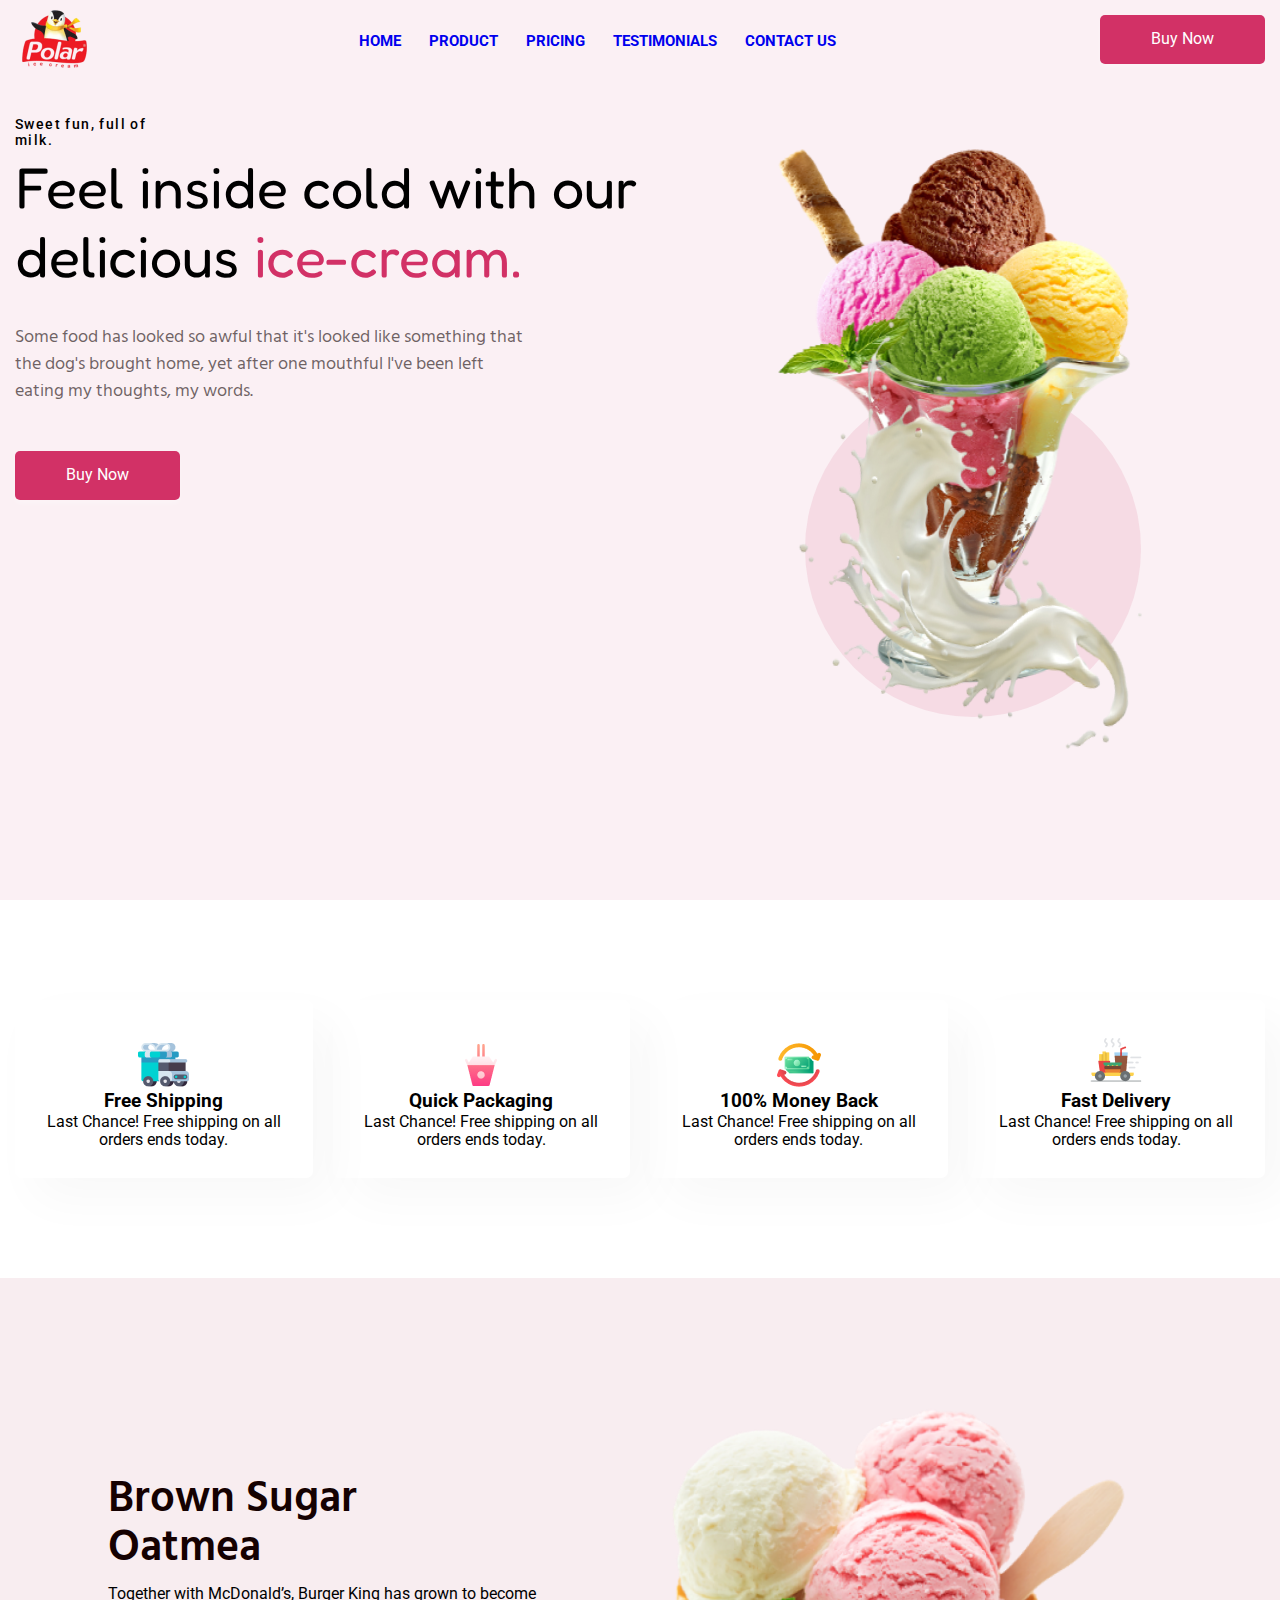
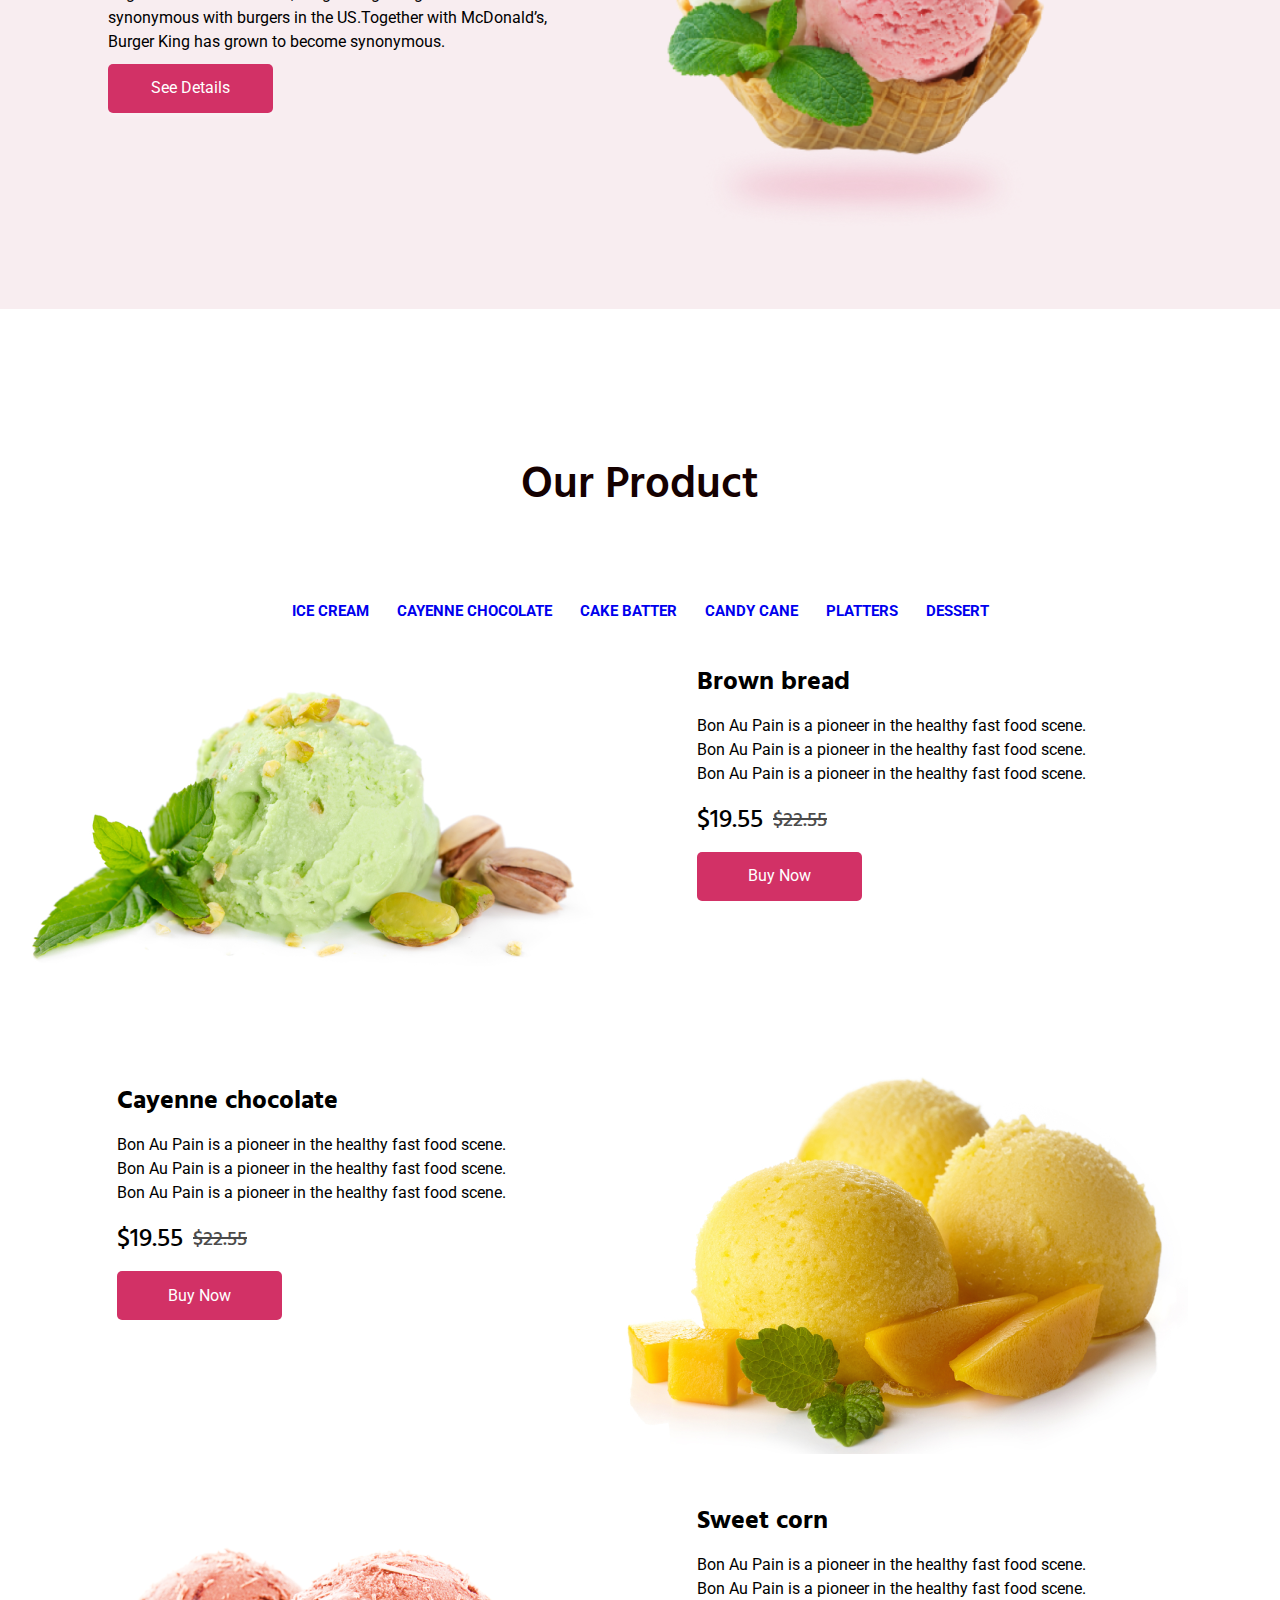
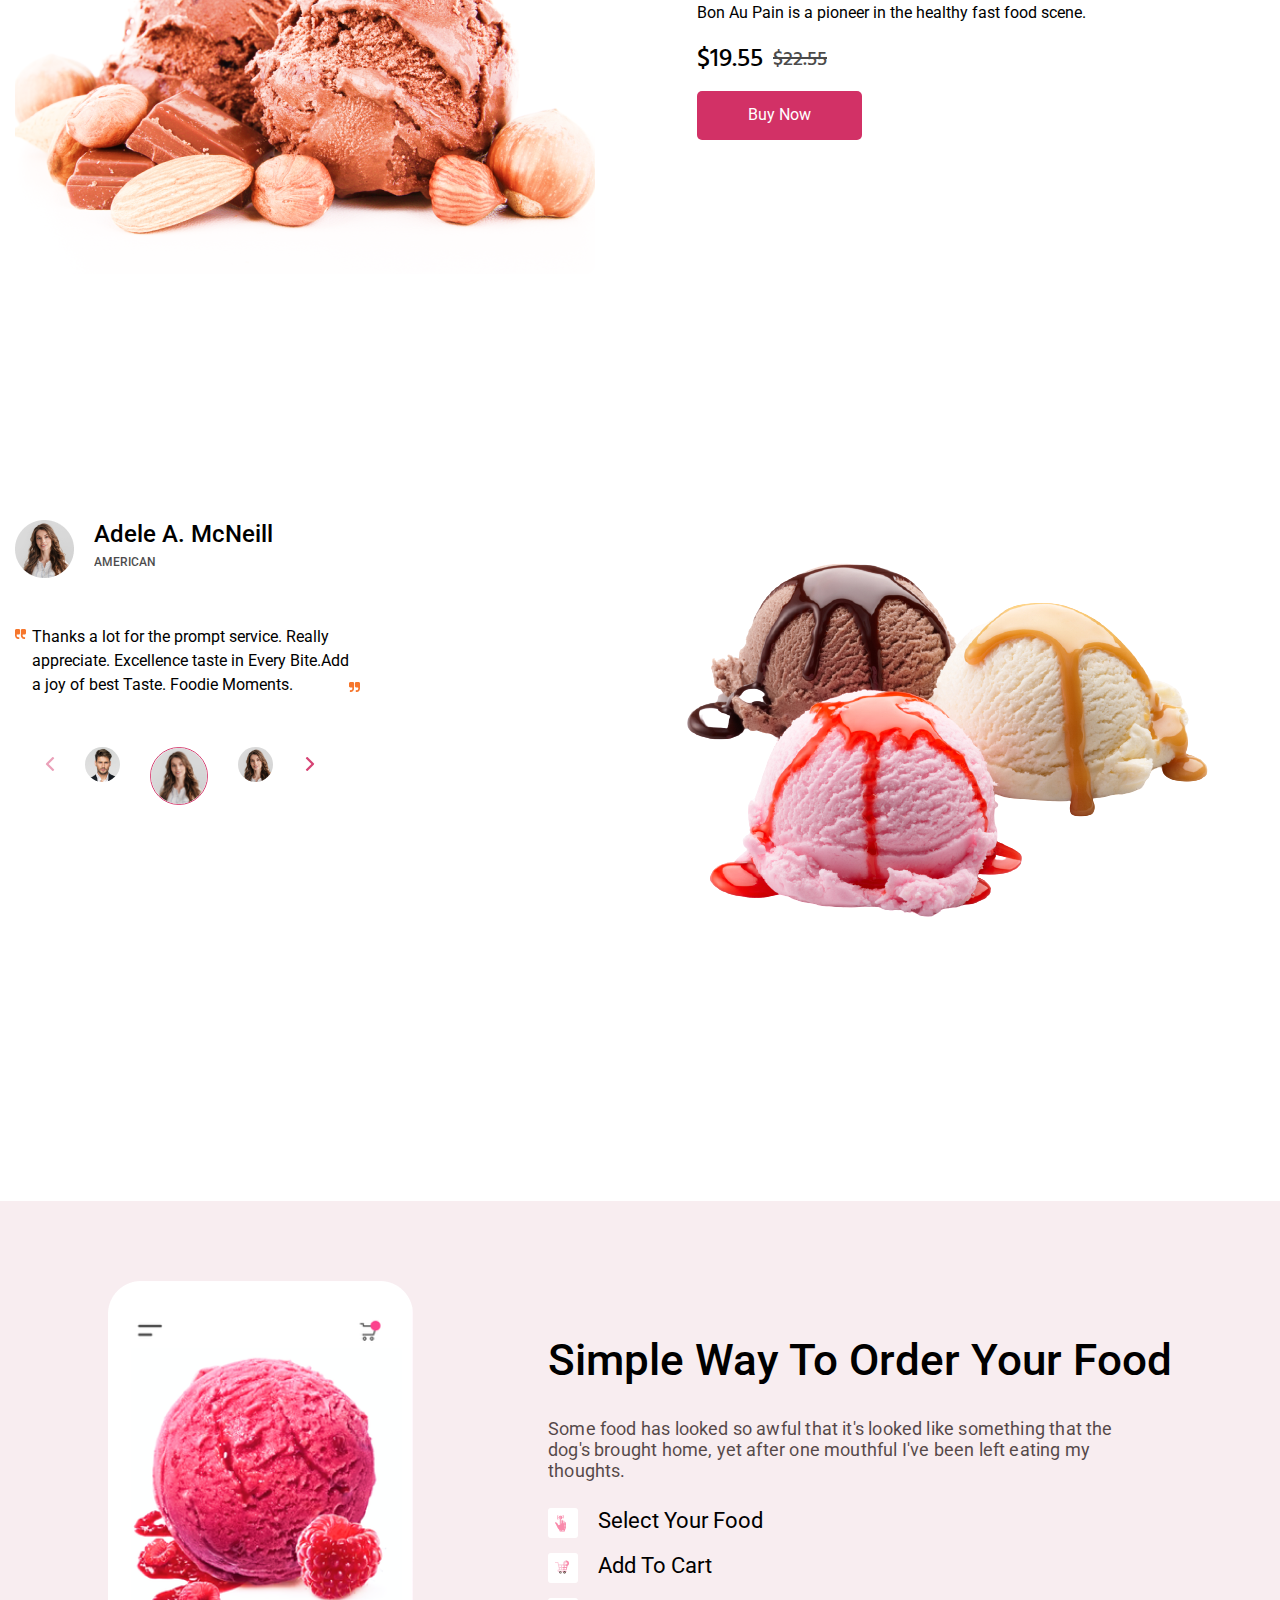
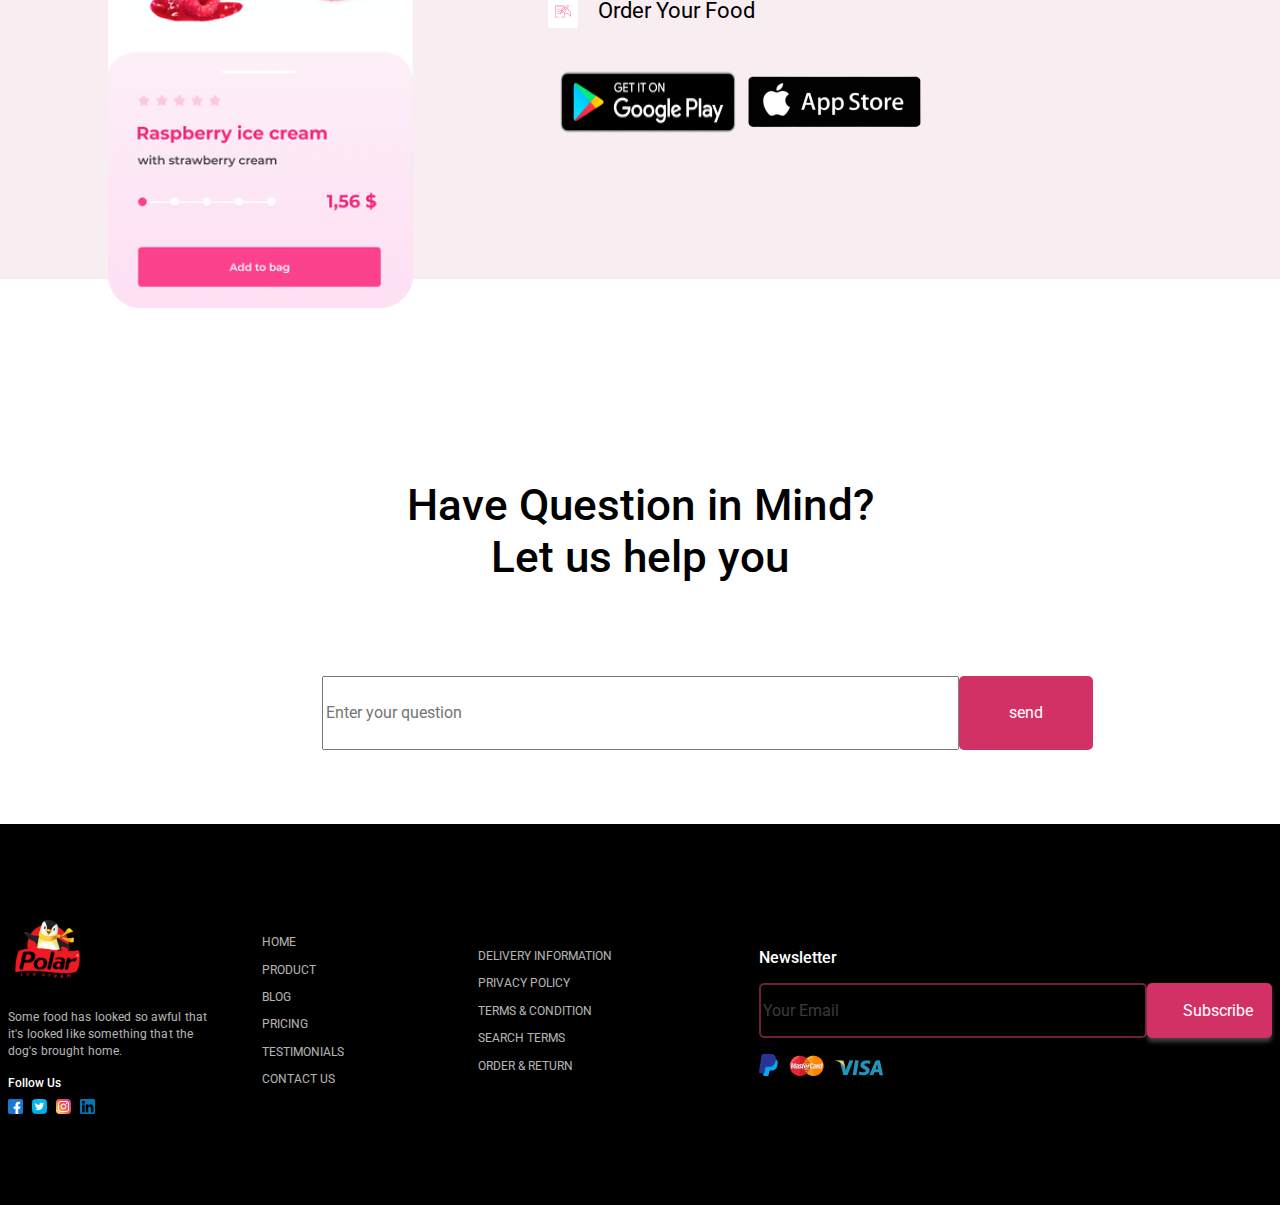
<file: index.html>
<!DOCTYPE html>
<html lang="en">

<head>
    <meta charset="UTF-8">
    <meta http-equiv="X-UA-Compatible" content="IE=edge">
    <meta name="viewport" content="width=, initial-scale=1.0">
    <link rel="preconnect" href="https://fonts.googleapis.com">
    <link rel="preconnect" href="https://fonts.gstatic.com" crossorigin>
    <link
        href="https://fonts.googleapis.com/css2?family=Fredoka+One&family=Hind+Madurai:wght@400;600;700&family=Roboto:wght@400;700&display=swap"
        rel="stylesheet">
    <link rel="stylesheet" href="css/normalize.css">
    <link rel="stylesheet" href="css/style.css">
    <title>ice cream</title>
</head>

<body>
    <div class="wrapper">
        <section class="hero">
            <div class="container">
                <header class="header">
                    <a href="#!" class="logo">
                        <img src="img/images-removebg-preview 1.png" alt="logo" class="logo__pic">
                    </a>
                    <nav class="nav">
                        <ul class="nav__list">
                            <li class="nav__item">
                                <a href="#!" class="nav__link">Home</a>
                            </li>
                            <li class="nav__item">
                                <a href="#!" class="nav__link">Product</a>
                            </li>
                            <li class="nav__item">
                                <a href="#!" class="nav__link">Pricing</a>
                            </li>
                            <li class="nav__item">
                                <a href="#!" class="nav__link">Testimonials</a>
                            </li>
                            <li class="nav__item">
                                <a href="#!" class="nav__link">Contact Us</a>
                            </li>
                        </ul>
                    </nav>
                    <button class="btn">Buy Now</button>
                </header>
                <div class="hero__content">
                    <div class="hero__info">
                        <div class="hero__headline">Sweet fun, full of milk.</div>
                        <h1 class="title">Feel inside cold with our delicious <span
                                class="title__element">ice-cream.</span></h1>
                        <div class="hero__desc">Some food has looked so awful that it's looked like something that <br>
                            the dog's brought home, yet after one mouthful I've been left <br>
                            eating my thoughts, my words.
                        </div>
                        <button class="btn">Buy Now</button>
                    </div>
                    <div class="hero_img-content">
                        <div class="around">
                        </div>
                        <img src="img/eep88j2SDJ-removebg-preview 1.png" alt="ice cream" class="hero__img-cream">
                        <img src="img/UaNIa1ewNn-removebg-preview 1.png" alt="ice cream" class="hero__img-milk">
                    </div>
                </div>
            </div>
        </section>
        <section class="offers">
            <div class="container container2">
                <ul class="offers__list">
                    <li class="offers__item">
                        <div class="offers__img-wrap">
                            <img src="img/Group (1).png" alt="" class="food__img">
                        </div>
                        <h3 class="offers__dish-title">Free Shipping</h3>
                        <div class="offers__dish-desc">
                            Last Chance! Free shipping on all
                            orders ends today.
                        </div>
                    </li>
                    <li class="offers__item">
                        <div class="offers__img-wrap">
                            <img src="img/Group (2).png" alt="" class="food__img">
                        </div>
                        <h3 class="offers__dish-title">Quick Packaging</h3>
                        <div class="offers__dish-desc">
                            Last Chance! Free shipping on all
                            orders ends today.
                        </div>
                    </li>
                    <li class="offers__item">
                        <div class="offers__img-wrap">
                            <img src="img/cash-back 1.png" alt="" class="food__img">
                        </div>
                        <h3 class="offers__dish-title">100% Money Back</h3>
                        <div class="offers__dish-desc">
                            Last Chance! Free shipping on all
                            orders ends today.
                        </div>
                    </li>
                    <li class="offers__item">
                        <div class="offers__img-wrap">
                            <img src="img/fast-delivery 1.png" alt="" class="food__img">
                        </div>
                        <h3 class="offers__dish-title">Fast Delivery</h3>
                        <div class="offers__dish-desc">
                            Last Chance! Free shipping on all
                            orders ends today.
                        </div>
                    </li>
                </ul>
            </div>
        </section>
        <section class="ice-cream2">
            <div class="container">
                <div class="ice__info">
                    <div class="ice_text">
                        <div class="ice_head-line">
                            Brown Sugar <br>
                            Oatmea
                        </div>
                        <div class="ice_desc">
                            Together with McDonald’s, Burger King has grown to become <br>
                            synonymous with burgers in the US.Together with McDonald’s, <br>
                            Burger King has grown to become synonymous.
                        </div>
                        <button class="btn">See Details</button>
                    </div>
                    <div class="ice_img">
                        <img src="img/Group 82.png" alt="ice-cream" class="ice_img-cream">
                    </div>
                </div>
            </div>
        </section>
        <section class="market__ice-cream">
            <div class="container">
                <h1 class="market__header">
                    Our Product
                </h1>
                <div class="market">
                    <nav class="nav">
                        <ul class="nav__list market__list">
                            <li class="nav__item">
                                <a href="#!" class="nav__link">ICE CREAM</a>
                            </li>
                            <li class="nav__item">
                                <a href="#!" class="nav__link">CAYENNE CHOCOLATE</a>
                            </li>
                            <li class="nav__item">
                                <a href="#!" class="nav__link">CAKE BATTER</a>
                            </li>
                            <li class="nav__item">
                                <a href="#!" class="nav__link">CANDY CANE</a>
                            </li>
                            <li class="nav__item">
                                <a href="#!" class="nav__link">PLATTERS</a>
                            </li>
                            <li class="nav__item">
                                <a href="#!" class="nav__link">DESSERT</a>
                            </li>
                        </ul>
                    </nav>
                    <div class="market__info">
                        <div class="market__info-1">
                            <div class="market__flex">
                                <div class="market__img">
                                    <img src="img/Rectangle 74.png" alt="ice-cream" class="market__ice-img">
                                </div>
                                <div class="mrk">
                                    <div class="market__headline">
                                        Brown bread
                                    </div>
                                    <div class="market__desc">
                                        Bon Au Pain is a pioneer in the healthy fast food scene. <br>
                                        Bon Au Pain is a pioneer in the healthy fast food scene. <br>
                                        Bon Au Pain is a pioneer in the healthy fast food scene.
                                    </div>
                                    <div class="mrk-price">
                                        <div class="market__price">
                                            $19.55
                                        </div>
                                        <div class="market__price-delete">
                                            $22.55
                                        </div>
                                    </div>
                                    <button class="btn">Buy Now</button>
                                </div>
                            </div>
                        </div>
                        <div class="market__info-1">
                            <div class="market__flex">
                                <div class="mrk">
                                    <div class="market__headline">
                                        Cayenne chocolate
                                    </div>
                                    <div class="market__desc">
                                        Bon Au Pain is a pioneer in the healthy fast food scene. <br>
                                        Bon Au Pain is a pioneer in the healthy fast food scene. <br>
                                        Bon Au Pain is a pioneer in the healthy fast food scene.
                                    </div>
                                    <div class="mrk-price">
                                        <div class="market__price">
                                            $19.55
                                        </div>
                                        <div class="market__price-delete">
                                            $22.55
                                        </div>
                                    </div>
                                    <button class="btn">Buy Now</button>
                                </div>
                                <div class="market__img">
                                    <img src="img/Rectangle 78.png" alt="ice-cream" class="market__ice-img">
                                </div>
                            </div>
                        </div>
                        <div class="market__info-1">
                            <div class="market__flex">
                                <div class="market__img">
                                    <img src="img/Rectangle 79.png" alt="ice-cream" class="market__ice-img">
                                </div>
                                <div class="mrk">
                                    <div class="market__headline">
                                        Sweet corn
                                    </div>
                                    <div class="market__desc">
                                        Bon Au Pain is a pioneer in the healthy fast food scene. <br>
                                        Bon Au Pain is a pioneer in the healthy fast food scene. <br>
                                        Bon Au Pain is a pioneer in the healthy fast food scene.
                                    </div>
                                    <div class="mrk-price">
                                        <div class="market__price">
                                            $19.55
                                        </div>
                                        <div class="market__price-delete">
                                            $22.55
                                        </div>
                                    </div>
                                    <button class="btn">Buy Now</button>
                                </div>
                            </div>
                        </div>
                    </div>
                    <div class="market__info-12">
                        <div class="market__reviews">
                            <div class="mrk-flex">
                                <div class="mrk-job">
                                    <img src="img/Group 114.png" alt="woman" class="market__avatar">
                                    <div class="mrk-job2">
                                        <div class="market__nickname">
                                            Adele A. McNeill
                                        </div>
                                        <div class="market__job-title">
                                            AMERICAN
                                        </div>
                                    </div>
                                </div>
                                <div class="mrk__text">
                                    <div class="bracket">
                                        <img src="img/Group (4).png" alt="скобка" class="market__bracket">
                                    </div>
                                    <div class="market__desc">
                                        Thanks a lot for the prompt service. Really <br>
                                        appreciate. Excellence taste in Every Bite.Add <br>
                                        a joy of best Taste. Foodie Moments.
                                    </div>
                                    <div class="bracket">

                                        <img src="img/Group (5).png" alt="bracket" class="market__bracket2">
                                    </div>
                                </div>
                                <div class="mrk-people">
                                    <div class="mrk-btn">
                                        <a href="#!">
                                            <img src="img/Group (6).png" alt="button">
                                        </a>
                                    </div>
                                    <div class="people">
                                        <div>
                                            <img src="img/pCOsR8NMM5 1.png" alt="man" class="mrk-man">
                                        </div>
                                        <div>
                                            <img src="img/Group 114.png" alt="woman" class="mrk-woman">
                                        </div>
                                        <div>
                                            <img src="img/W2pqg4SchC 1.png" alt="woman" class="mrk-woman2">
                                        </div>
                                    </div>
                                    <div class="mrk-btn">
                                        <a href="#!">
                                            <img src="img/right-arrow 1.png" alt="button">

                                        </a>
                                    </div>
                                </div>
                            </div>
                            <div class="ice-img-three">
                                <img src="img/uLkF7xc5W6-removebg-preview 1 (1).png" alt="button">
                            </div>
                        </div>
                    </div>
                </div>
            </div>
    </div>
    </section>
    <section class="section2">
        <div class="application">
            <div class="application__img">
                <img src="img/Mask Group (2).png" alt="application">
            </div>
            <div class="application__text">
                <h1 class="application__header">
                    Simple Way To Order Your Food
                </h1>
                <div class="application__desc">
                    Some food has looked so awful that it's looked like something that the <br>
                    dog's brought home, yet after
                    one mouthful I've been left eating my <br>
                    thoughts.
                </div>
                <div class="application__info">
                    <div class="application__info-selest">
                        <div class="info__border">
                            <img src="img/Group 91 (1).png" alt="img" class="info__img">
                        </div>
                        <div class="info__text">
                            Select Your Food
                        </div>
                    </div>
                    <div class="application__info-selest">
                        <div class="info__border">
                            <img src="img/add-to-cart 1 (1).png" alt="img" class="info__img">
                        </div>
                        <div class="info__text">
                            Add To Cart
                        </div>
                    </div>
                    <div class="application__info-selest">
                        <div class="info__border">
                            <img src="img/Group (7).png" alt="img" class="info__img">
                        </div>
                        <div class="info__text">
                            Order Your Food
                        </div>
                    </div>
                </div>
                <div class="application__market">
                    <img src="img/en_badge_web_generic-removebg-preview 1.png" alt="Google__play">
                    <img src="img/logo-app-store-brand-font-png-favpng-Gb5FcTZcrb9bRikX49s26mMVn-removebg-preview 1 (1).png"
                        alt="app__store">
                </div>
            </div>
        </div>
        <div class="registration">
            <div class="registration__header">
                Have Question in Mind? Let us help you
            </div>
            <div class="registration__window">
                <div class="registration__info">
                    <form class="registration__form">
                        <p><input name="ip" pattern="" placeholder="Enter your question" class="registration__field">
                        </p>
                        <p><input type="submit" value="send" class="btn btn3"></p>
                    </form>
                </div>
            </div>
        </div>
    </section>
    <section>
        <div class="end">
            <div class="end__info">
                <div class="end__logo">
                    <img src="img/images-removebg-preview 1.png" alt="logo">
                </div>
                <div class="end__desc">
                    Some food has looked so awful that <br>
                    it's looked like something that the <br>
                    dog's brought home.
                </div>
                <div class="end__follow">
                    <div class="follow__text">
                        Follow Us
                    </div>
                    <div class="follow">
                        <img src="img/facebook 1.png" alt="facebook" class="follow__app">
                        <img src="img/twitter 1 (2).png" alt="twitter" class="follow__app">
                        <img src="img/instagram 1.png" alt="instagram" class="follow__app">
                        <img src="img/linkedin 1 (2).png" alt="linkedin" class="follow__app">
                    </div>
                </div>
            </div>
            <div class="end__nuv">
                <ul class="end__list">
                    <li class="end__item">
                        <a href="#!" class="end__link">Home</a>
                    </li>
                    <li class="end__item">
                        <a href="#!" class="end__link">Product</a>
                    </li>
                    <li class="end__item">
                        <a href="#!" class="end__link">Blog</a>
                    </li>
                    <li class="end__item">
                        <a href="#!" class="end__link">Pricing</a>
                    </li>
                    <li class="end__item">
                        <a href="#!" class="end__link">Testimonials</a>
                    </li>
                    <li class="end__item">
                        <a href="#!" class="end__link">Contact Us</a>
                    </li>
                </ul>
            </div>
            <div class="end__nuv2">
                <ul class="end__list">
                    <li class="end__item">
                        <a href="#!" class="end__link">Delivery Information</a>
                    </li>
                    <li class="end__item">
                        <a href="#!" class="end__link">Privacy Policy</a>
                    </li>
                    <li class="end__item">
                        <a href="#!" class="end__link">Terms & Condition</a>
                    </li>
                    <li class="end__item">
                        <a href="#!" class="end__link">Search Terms</a>
                    </li>
                    <li class="end__item">
                        <a href="#!" class="end__link">Order & Return</a>
                    </li>
                </ul>
            </div>
            <div class="end__registration">
                <div class="end__registration-text">
                    Newsletter
                </div>
                <div class="end__registration-window">
                    <div class="end__registration-info">
                        <form class="end__registration-form">
                            <p><input name="Email" pattern="" placeholder="Your Email" class="end__registration-field">
                            </p>
                            <p><input type="submit" value="Subscribe" class="btn btn3 btn4"></p>
                        </form>
                    </div>
                </div>
                <div class="end__pay">
                    <img src="img/Group 118.png" alt="pay_pal" class="pay__app">
                    <img src="img/Group 117.png" alt="master_card" class="pay__app">
                    <img src="img/Group (11).png" alt="visa" class="pay__app">
                </div>
            </div>
        </div>
    </section>
    </div>
</body>

</html>
</file>
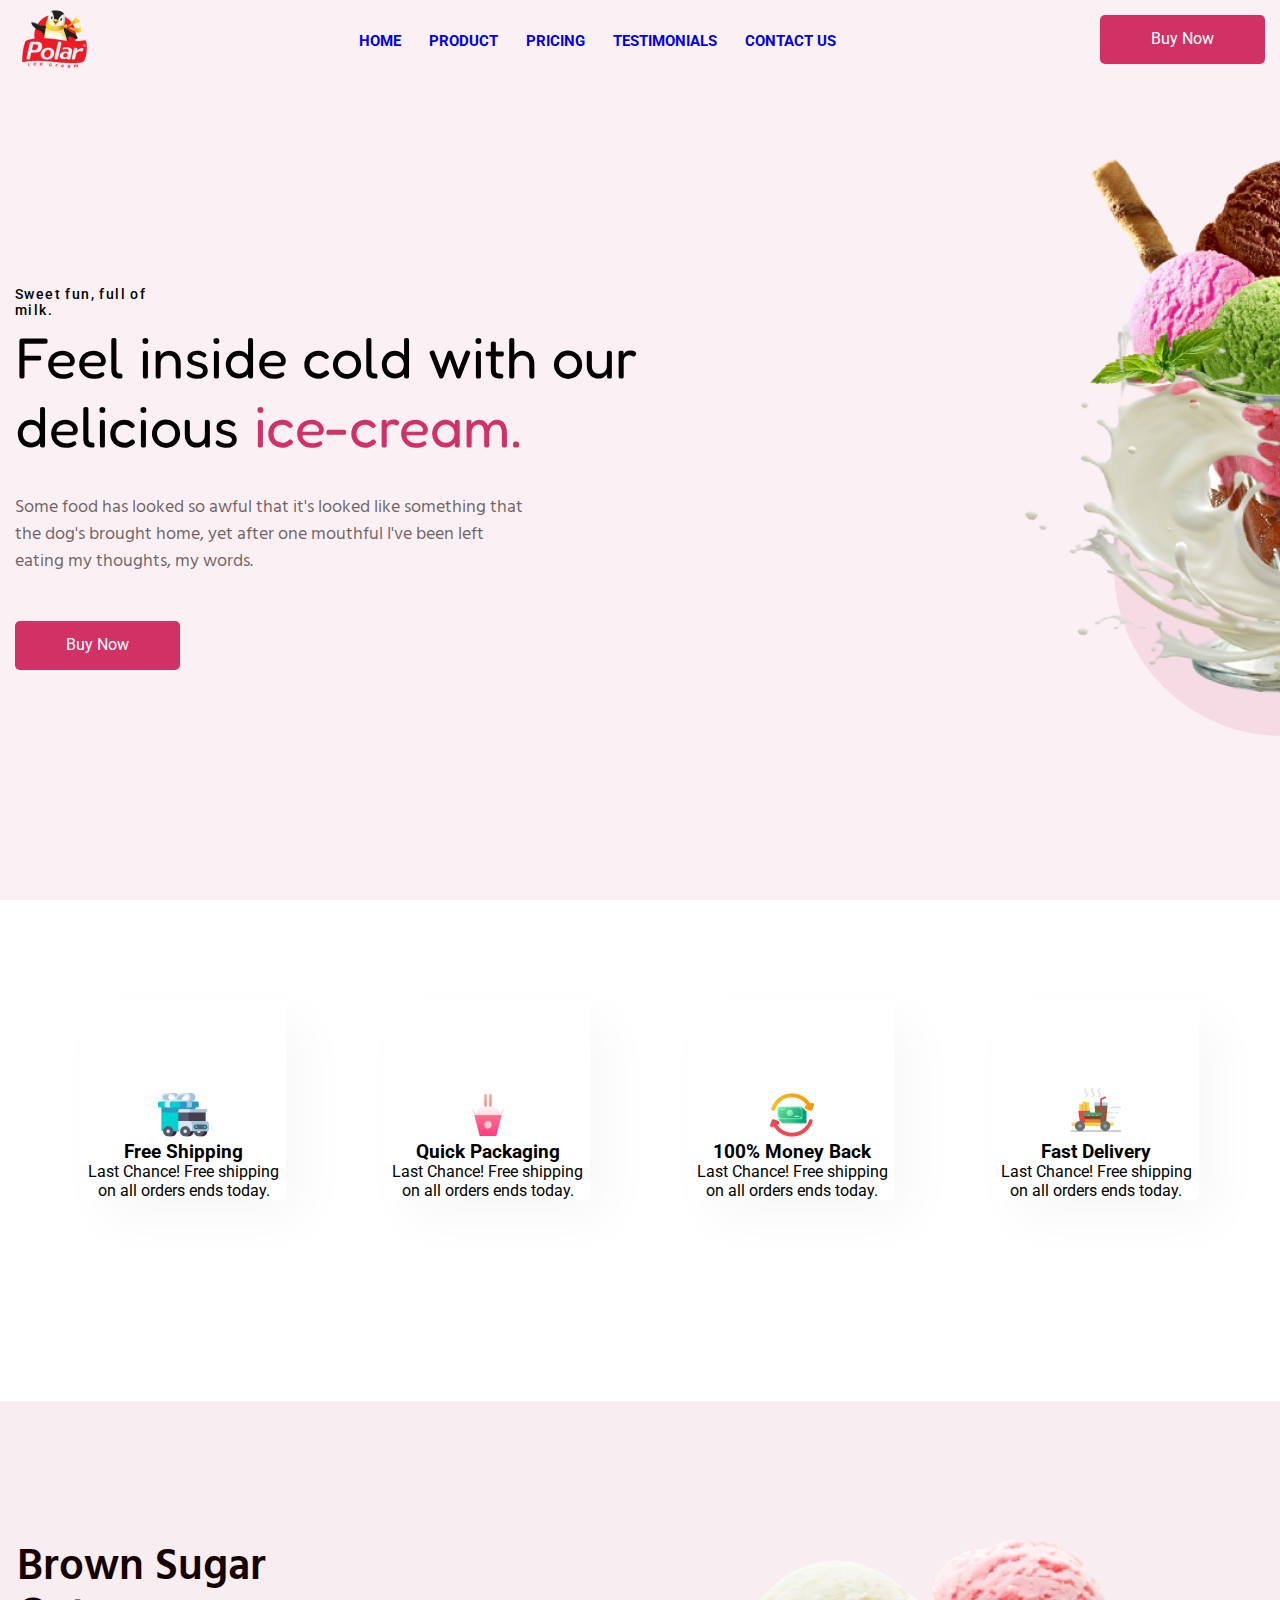
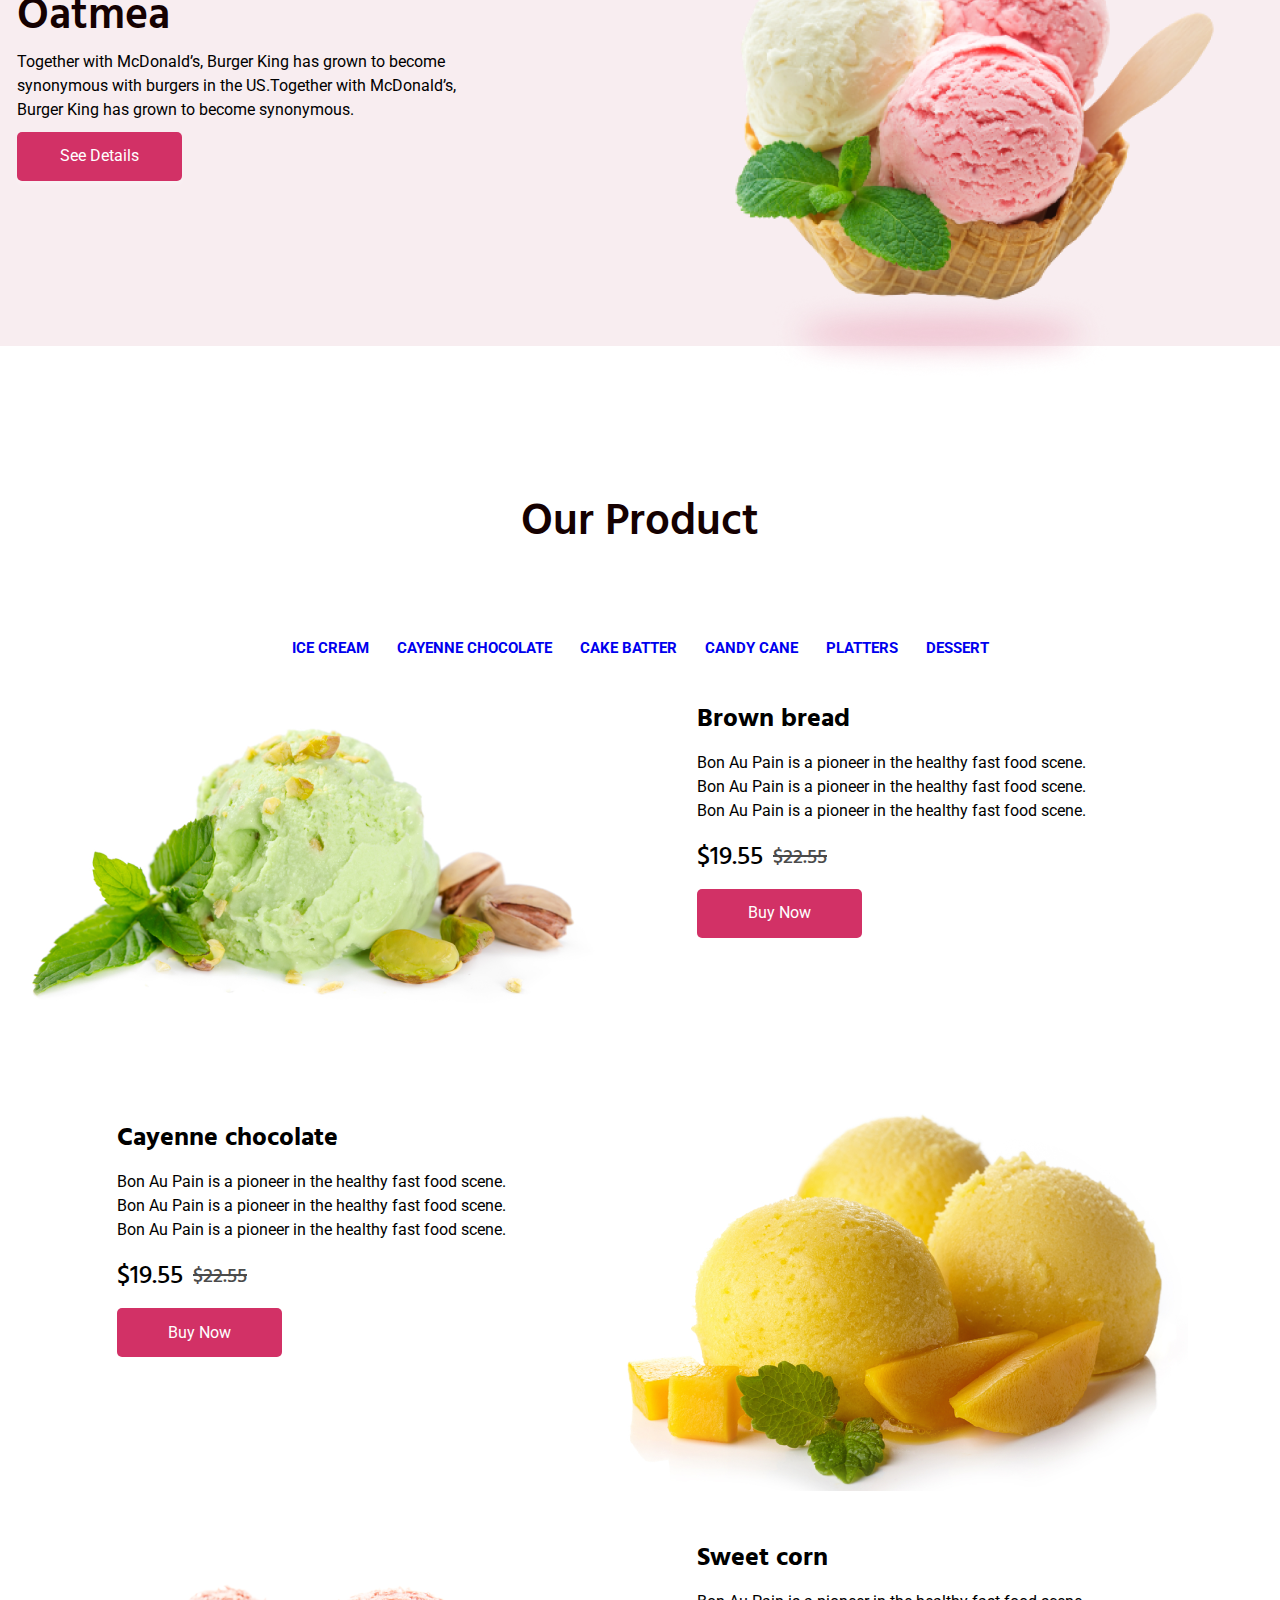
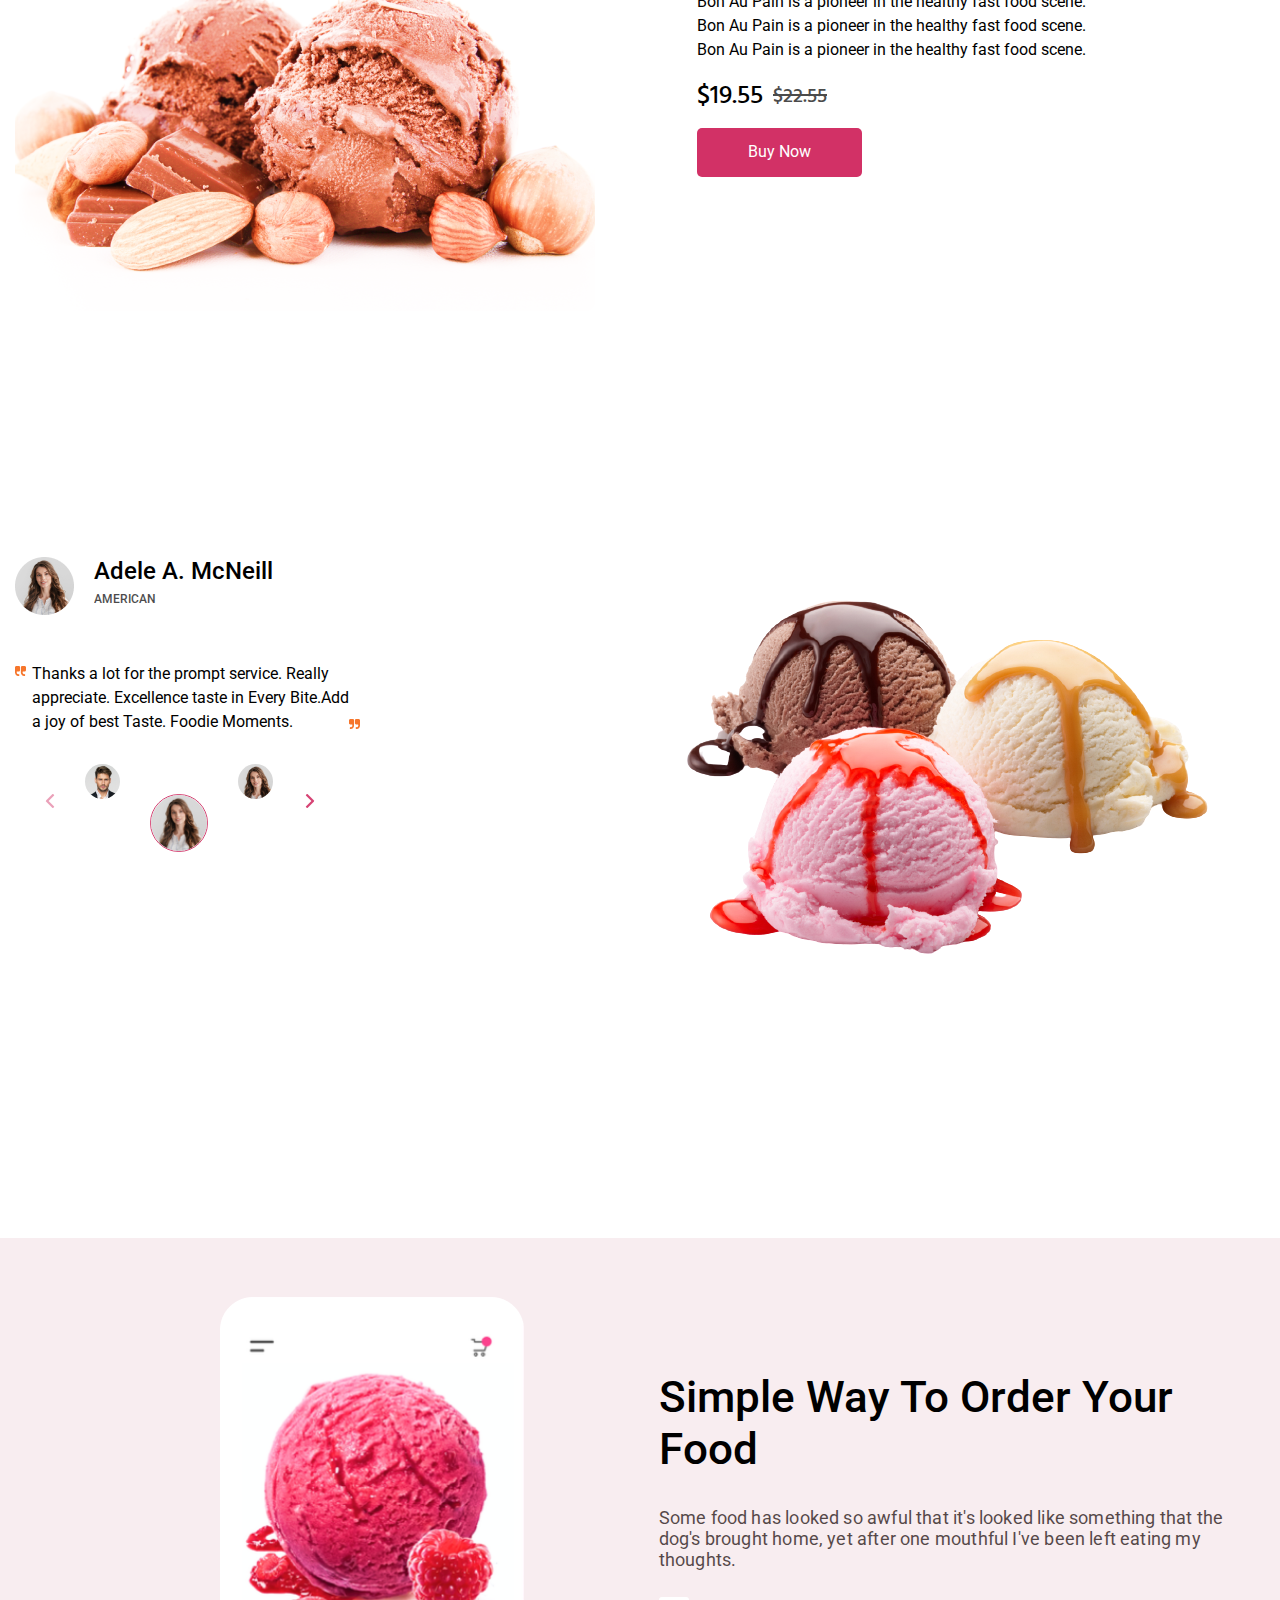
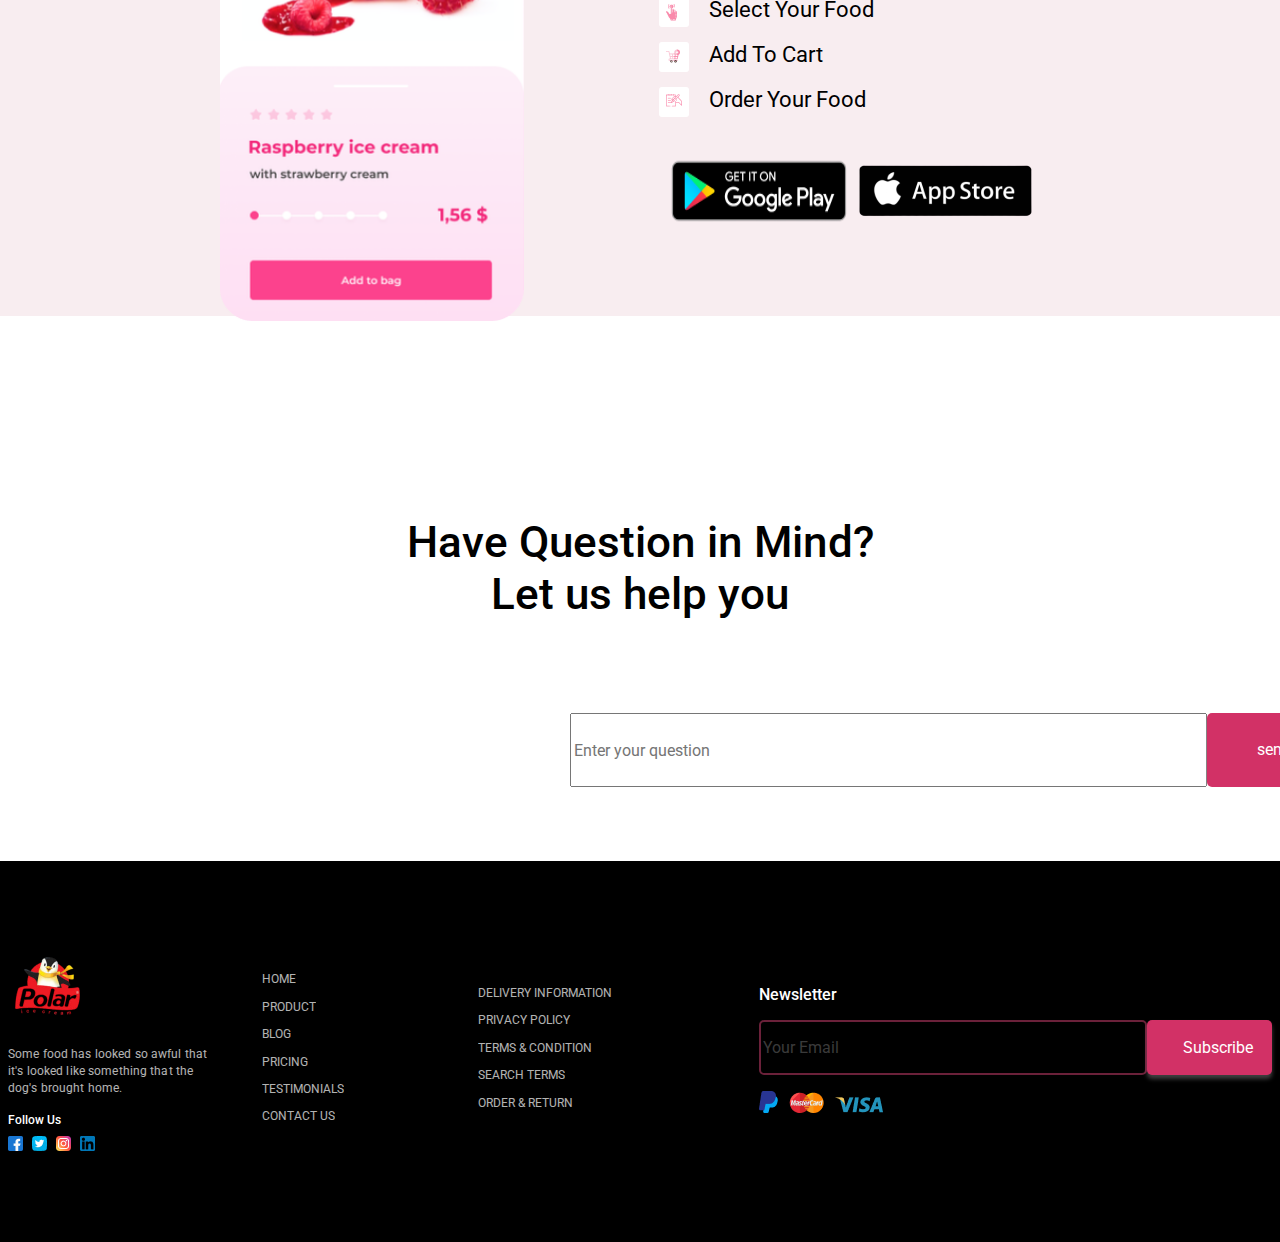
<file: ice cream/index.html>
<!DOCTYPE html>
<html lang="en">

<head>
    <meta charset="UTF-8">
    <meta http-equiv="X-UA-Compatible" content="IE=edge">
    <meta name="viewport" content="width=, initial-scale=1.0">
    <link rel="preconnect" href="https://fonts.googleapis.com">
    <link rel="preconnect" href="https://fonts.gstatic.com" crossorigin>
    <link
        href="https://fonts.googleapis.com/css2?family=Fredoka+One&family=Hind+Madurai:wght@400;600;700&family=Roboto:wght@400;700&display=swap"
        rel="stylesheet">
    <link rel="stylesheet" href="css/normalize.css">
    <link rel="stylesheet" href="css/style.css">
    <title>ice cream</title>
</head>

<body>
    <div class="wrapper">
        <section class="hero">
            <div class="container">
                <header class="header">
                    <a href="#!" class="logo">
                        <img src="img/images-removebg-preview 1.png" alt="logo" class="logo__pic">
                    </a>
                    <nav class="nav">
                        <ul class="nav__list">
                            <li class="nav__item">
                                <a href="#!" class="nav__link">Home</a>
                            </li>
                            <li class="nav__item">
                                <a href="#!" class="nav__link">Product</a>
                            </li>
                            <li class="nav__item">
                                <a href="#!" class="nav__link">Pricing</a>
                            </li>
                            <li class="nav__item">
                                <a href="#!" class="nav__link">Testimonials</a>
                            </li>
                            <li class="nav__item">
                                <a href="#!" class="nav__link">Contact Us</a>
                            </li>
                        </ul>
                    </nav>
                    <button class="btn">Buy Now</button>
                </header>
                <div class="hero__content">
                    <div class="hero__info">
                        <div class="hero__headline">Sweet fun, full of milk.</div>
                        <h1 class="title">Feel inside cold with our delicious <span
                                class="title__element">ice-cream.</span></h1>
                        <div class="hero__desc">Some food has looked so awful that it's looked like something that <br>
                            the dog's brought home, yet after one mouthful I've been left <br>
                            eating my thoughts, my words.
                        </div>
                        <button class="btn">Buy Now</button>
                    </div>
                    <div class="hero_img-content">
                        <div class="around">
                        </div>
                        <img src="img/eep88j2SDJ-removebg-preview 1.png" alt="ice cream" class="hero__img-cream">
                        <img src="img/UaNIa1ewNn-removebg-preview 1.png" alt="ice cream" class="hero__img-milk">
                    </div>
                </div>
            </div>
        </section>
        <section class="offers">
            <div class="container container2">
                <ul class="offers__list">
                    <li class="offers__item">
                        <div class="offers__img-wrap">
                            <img src="img/Group (1).png" alt="" class="food__img">
                        </div>
                        <h3 class="offers__dish-title">Free Shipping</h3>
                        <div class="offers__dish-desc">
                            Last Chance! Free shipping on all
                            orders ends today.
                        </div>
                    </li>
                    <li class="offers__item">
                        <div class="offers__img-wrap">
                            <img src="img/Group (2).png" alt="" class="food__img">
                        </div>
                        <h3 class="offers__dish-title">Quick Packaging</h3>
                        <div class="offers__dish-desc">
                            Last Chance! Free shipping on all
                            orders ends today.
                        </div>
                    </li>
                    <li class="offers__item">
                        <div class="offers__img-wrap">
                            <img src="img/cash-back 1.png" alt="" class="food__img">
                        </div>
                        <h3 class="offers__dish-title">100% Money Back</h3>
                        <div class="offers__dish-desc">
                            Last Chance! Free shipping on all
                            orders ends today.
                        </div>
                    </li>
                    <li class="offers__item">
                        <div class="offers__img-wrap">
                            <img src="img/fast-delivery 1.png" alt="" class="food__img">
                        </div>
                        <h3 class="offers__dish-title">Fast Delivery</h3>
                        <div class="offers__dish-desc">
                            Last Chance! Free shipping on all
                            orders ends today.
                        </div>
                    </li>
                </ul>
            </div>
        </section>
        <section class="ice-cream2">
            <div class="container">
                <div class="ice__info">
                    <div class="ice_text">
                        <div class="ice_head-line">
                            Brown Sugar <br>
                            Oatmea
                        </div>
                        <div class="ice_desc">
                            Together with McDonald’s, Burger King has grown to become <br>
                            synonymous with burgers in the US.Together with McDonald’s, <br>
                            Burger King has grown to become synonymous.
                        </div>
                        <button class="btn">See Details</button>
                    </div>
                    <div class="ice_img">
                        <img src="img/Group 82.png" alt="ice-cream" class="ice_img-cream">
                    </div>
                </div>
            </div>
        </section>
        <section class="market__ice-cream">
            <div class="container">
                <h1 class="market__header">
                    Our Product
                </h1>
                <div class="market">
                    <nav class="nav">
                        <ul class="nav__list market__list">
                            <li class="nav__item">
                                <a href="#!" class="nav__link">ICE CREAM</a>
                            </li>
                            <li class="nav__item">
                                <a href="#!" class="nav__link">CAYENNE CHOCOLATE</a>
                            </li>
                            <li class="nav__item">
                                <a href="#!" class="nav__link">CAKE BATTER</a>
                            </li>
                            <li class="nav__item">
                                <a href="#!" class="nav__link">CANDY CANE</a>
                            </li>
                            <li class="nav__item">
                                <a href="#!" class="nav__link">PLATTERS</a>
                            </li>
                            <li class="nav__item">
                                <a href="#!" class="nav__link">DESSERT</a>
                            </li>
                        </ul>
                    </nav>
                    <div class="market__info">
                        <div class="market__info-1">
                            <div class="market__flex">
                                <div class="market__img">
                                    <img src="img/Rectangle 74.png" alt="ice-cream" class="market__ice-img">
                                </div>
                                <div class="mrk">
                                    <div class="market__headline">
                                        Brown bread
                                    </div>
                                    <div class="market__desc">
                                        Bon Au Pain is a pioneer in the healthy fast food scene. <br>
                                        Bon Au Pain is a pioneer in the healthy fast food scene. <br>
                                        Bon Au Pain is a pioneer in the healthy fast food scene.
                                    </div>
                                    <div class="mrk-price">
                                        <div class="market__price">
                                            $19.55
                                        </div>
                                        <div class="market__price-delete">
                                            $22.55
                                        </div>
                                    </div>
                                    <button class="btn">Buy Now</button>
                                </div>
                            </div>
                        </div>
                        <div class="market__info-1">
                            <div class="market__flex">
                                <div class="mrk">
                                    <div class="market__headline">
                                        Cayenne chocolate
                                    </div>
                                    <div class="market__desc">
                                        Bon Au Pain is a pioneer in the healthy fast food scene. <br>
                                        Bon Au Pain is a pioneer in the healthy fast food scene. <br>
                                        Bon Au Pain is a pioneer in the healthy fast food scene.
                                    </div>
                                    <div class="mrk-price">
                                        <div class="market__price">
                                            $19.55
                                        </div>
                                        <div class="market__price-delete">
                                            $22.55
                                        </div>
                                    </div>
                                    <button class="btn">Buy Now</button>
                                </div>
                                <div class="market__img">
                                    <img src="img/Rectangle 78.png" alt="ice-cream" class="market__ice-img">
                                </div>
                            </div>
                        </div>
                        <div class="market__info-1">
                            <div class="market__flex">
                                <div class="market__img">
                                    <img src="img/Rectangle 79.png" alt="ice-cream" class="market__ice-img">
                                </div>
                                <div class="mrk">
                                    <div class="market__headline">
                                        Sweet corn
                                    </div>
                                    <div class="market__desc">
                                        Bon Au Pain is a pioneer in the healthy fast food scene. <br>
                                        Bon Au Pain is a pioneer in the healthy fast food scene. <br>
                                        Bon Au Pain is a pioneer in the healthy fast food scene.
                                    </div>
                                    <div class="mrk-price">
                                        <div class="market__price">
                                            $19.55
                                        </div>
                                        <div class="market__price-delete">
                                            $22.55
                                        </div>
                                    </div>
                                    <button class="btn">Buy Now</button>
                                </div>
                            </div>
                        </div>
                    </div>
                    <div class="market__info-12">
                        <div class="market__reviews">
                            <div class="mrk-flex">
                                <div class="mrk-job">
                                    <img src="img/Group 114.png" alt="woman" class="market__avatar">
                                    <div class="mrk-job2">
                                        <div class="market__nickname">
                                            Adele A. McNeill
                                        </div>
                                        <div class="market__job-title">
                                            AMERICAN
                                        </div>
                                    </div>
                                </div>
                                <div class="mrk__text">
                                    <div class="bracket">
                                        <img src="img/Group (4).png" alt="скобка" class="market__bracket">
                                    </div>
                                    <div class="market__desc">
                                        Thanks a lot for the prompt service. Really <br>
                                        appreciate. Excellence taste in Every Bite.Add <br>
                                        a joy of best Taste. Foodie Moments.
                                    </div>
                                    <div class="bracket">
                                        <img src="img/Group (5).png" alt="bracket" class="market__bracket2">
                                    </div>
                                </div>
                                <div class="mrk-people">
                                    <div class="mrk-btn">
                                        <a>
                                            <img src="img/Group (6).png" alt="button">
                                        </a>
                                    </div>
                                    <div class="people">
                                        <div>
                                            <img src="img/pCOsR8NMM5 1.png" alt="man" class="mrk-man">
                                        </div>
                                        <div>
                                            <img src="img/Group 114.png" alt="woman" class="mrk-woman">
                                        </div>
                                        <div>
                                            <img src="img/W2pqg4SchC 1.png" alt="woman" class="mrk-woman2">
                                        </div>
                                    </div>
                                    <div class="mrk-btn">
                                        <a>
                                            <img src="img/right-arrow 1.png" alt="button">

                                        </a>
                                    </div>
                                </div>
                            </div>
                            <div class="ice-img-three">
                                <img src="img/uLkF7xc5W6-removebg-preview 1 (1).png" alt="button">
                            </div>
                        </div>
                    </div>
                </div>
            </div>
    </div>
    </section>
    <section class="section2">
        <div class="application">
            <div class="application__img">
                <img src="img/Mask Group (2).png" alt="application">
            </div>
            <div class="application__text">
                <h1 class="application__header">
                    Simple Way To Order Your Food
                </h1>
                <div class="application__desc">
                    Some food has looked so awful that it's looked like something that the <br>
                    dog's brought home, yet after
                    one mouthful I've been left eating my <br>
                    thoughts.
                </div>
                <div class="application__info">
                    <div class="application__info-selest">
                        <div class="info__border">
                            <img src="img/Group 91 (1).png" alt="img" class="info__img">
                        </div>
                        <div class="info__text">
                            Select Your Food
                        </div>
                    </div>
                    <div class="application__info-selest">
                        <div class="info__border">
                            <img src="img/add-to-cart 1 (1).png" alt="img" class="info__img">
                        </div>
                        <div class="info__text">
                            Add To Cart
                        </div>
                    </div>
                    <div class="application__info-selest">
                        <div class="info__border">
                            <img src="img/Group (7).png" alt="img" class="info__img">
                        </div>
                        <div class="info__text">
                            Order Your Food
                        </div>
                    </div>
                </div>
                <div class="application__market">
                    <img src="img/en_badge_web_generic-removebg-preview 1.png" alt="Google__play">
                    <img src="img/logo-app-store-brand-font-png-favpng-Gb5FcTZcrb9bRikX49s26mMVn-removebg-preview 1 (1).png"
                        alt="app__store">
                </div>
            </div>
        </div>
        <div class="registration">
            <div class="registration__header">
                Have Question in Mind? Let us help you
            </div>
            <div class="registration__window">
                <div class="registration__info">
                    <form class="registration__form">
                        <p><input name="ip" pattern="" placeholder="Enter your question" class="registration__field">
                        </p>
                        <p><input type="submit" value="send" class="btn btn3"></p>
                    </form>
                </div>
            </div>
        </div>
    </section>
    <section>
        <div class="end">
            <div class="end__info">
                <div class="end__logo">
                    <img src="img/images-removebg-preview 1.png" alt="logo">
                </div>
                <div class="end__desc">
                    Some food has looked so awful that <br>
                    it's looked like something that the <br>
                    dog's brought home.
                </div>
                <div class="end__follow">
                    <div class="follow__text">
                        Follow Us
                    </div>
                    <div class="follow">
                        <img src="img/facebook 1.png" alt="facebook" class="follow__app">
                        <img src="img/twitter 1 (2).png" alt="twitter" class="follow__app">
                        <img src="img/instagram 1.png" alt="instagram" class="follow__app">
                        <img src="img/linkedin 1 (2).png" alt="linkedin" class="follow__app">
                    </div>
                </div>
            </div>
            <div class="end__nuv">
                <ul class="end__list">
                    <li class="end__item">
                        <a href="#!" class="end__link">Home</a>
                    </li>
                    <li class="end__item">
                        <a href="#!" class="end__link">Product</a>
                    </li>
                    <li class="end__item">
                        <a href="#!" class="end__link">Blog</a>
                    </li>
                    <li class="end__item">
                        <a href="#!" class="end__link">Pricing</a>
                    </li>
                    <li class="end__item">
                        <a href="#!" class="end__link">Testimonials</a>
                    </li>
                    <li class="end__item">
                        <a href="#!" class="end__link">Contact Us</a>
                    </li>
                </ul>
            </div>
            <div class="end__nuv2">
                <ul class="end__list">
                    <li class="end__item">
                        <a href="#!" class="end__link">Delivery Information</a>
                    </li>
                    <li class="end__item">
                        <a href="#!" class="end__link">Privacy Policy</a>
                    </li>
                    <li class="end__item">
                        <a href="#!" class="end__link">Terms & Condition</a>
                    </li>
                    <li class="end__item">
                        <a href="#!" class="end__link">Search Terms</a>
                    </li>
                    <li class="end__item">
                        <a href="#!" class="end__link">Order & Return</a>
                    </li>
                </ul>
            </div>
            <div class="end__registration">
                <div class="end__registration-text">
                    Newsletter
                </div>
                <div class="end__registration-window">
                    <div class="end__registration-info">
                        <form class="end__registration-form">
                            <p><input name="Email" pattern="" placeholder="Your Email" class="end__registration-field">
                            </p>
                            <p><input type="submit" value="Subscribe" class="btn btn3 btn4"></p>
                        </form>
                    </div>
                </div>
                <div class="end__pay">
                    <img src="img/Group 118.png" alt="pay_pal" class="pay__app">
                    <img src="img/Group 117.png" alt="master_card" class="pay__app">
                    <img src="img/Group (11).png" alt="visa" class="pay__app">
                </div>
            </div>
        </div>
    </section>
    </div>
</body>

</html>
</file>
<file: css/style.css>
* {
    box-sizing: border-box;
}

html,
body {
    height: 100%;
}

body {
    font-family: 'Roboto';
    font-style: normal;
}

.wrapper {
    min-height: 100%;
}

.hero {
    background-color: rgba(242, 206, 218, 0.3);
    height: 100vh;
}

ul {
    margin: 0;
    padding: 0;
}

ul>li {
    list-style: none;
}

a {
    text-decoration: none;
    text-transform: uppercase;
}

h1,
h1,
h3,
h4,
h5,
h6 {
    margin: 0;
}

img {
    max-width: 100%;
}

.container {
    max-width: 1250px;
    margin: 0 auto;
}

.header {
    display: flex;
    align-items: center;
    justify-content: space-between;
    margin-bottom: 37px;
}

.logo {
    width: 79px;
    height: 79px;
}

.nav__list {
    display: flex;
}

.nav__item {
    margin-right: 28px;
}

.nav__item:last-child {
    margin-right: 0;
}

.nav__link {
    font-family: 'Roboto';
    font-style: normal;
    font-weight: 700;
    font-size: 15px;
    line-height: 18px;
}

.btn {
    color: white;
    background-color: #D23166;
    border: 0px solid #000000;
    box-shadow: 0px 4px 4px rgba(255, 255, 255, 0.25);
    border-radius: 5px;
    height: 49px;
    width: 165px;
    padding: 15px 36px;
}

.hero__content {
    display: flex;
}

.hero__info {}

.hero__headline {
    font-family: 'Roboto';
    width: 172px;
    height: 16px;
    left: 254px;
    top: 285px;
    font-weight: 500;
    font-size: 14px;
    line-height: 16px;
    letter-spacing: 0.1em;
    margin-bottom: 21px;
}

.title {
    font-family: 'Fredoka One';
    font-style: normal;
    width: 665px;
    height: 130px;
    left: 254px;
    top: 307px;
    font-weight: 400;
    font-size: 57.33px;
    line-height: 120.5%;
    margin-bottom: 40px;
}

.title__element {
    color: #D23166;
}

.hero__desc {
    margin-bottom: 50px;
    width: 523px;
    height: 78px;
    left: 254px;
    top: 472px;
    font-weight: 400;
    font-size: 18px;
    line-height: 150%;
    color: rgba(15, 1, 1, 0.6);
    font-family: 'Hind Madurai';
}

.hero_img-content {
    position: relative;
}

.around {
    width: 336px;
    height: 336px;
    background-color: rgba(242, 206, 218, 0.611);
    border-radius: 50%;
    position: absolute;
    bottom: 0;
    left: 50%;
    transform: translate(-50%, 0);
}

.hero__img-cream {
    width: 597px;
    height: 597px;
    position: relative;
}

.hero__img-milk {
    width: 851.86px;
    height: 548.1px;
    transform: rotate(4.79deg);
    position: absolute;
    right: 0;
    bottom: -108px;
}

.offers {
    padding: 100px 0px;
}



.offers__list {
    display: flex;
    justify-content: space-between;
}


.offers__item {
    display: flex;
    flex-direction: column;
    justify-content: center;
    box-shadow: 20px 20px 50px rgba(0, 0, 0, 0.03);
    border-radius: 7px;
    margin-right: 20px;
    padding: 33px 26px 28px;
}

.offers__item:last-child {
    margin-right: 0;
}

.offers__img-wrap {
    margin: auto;
    margin-bottom: 0;
}

.offers__dish-title {
    margin: auto;
    margin-bottom: 0;
    margin-top: 0;
}

.offers__dish-desc {
    margin: auto;
    margin-bottom: 0;
    margin-top: 0;
    text-align: center;
}

.ice-cream2 {
    background-color: rgb(248, 237, 240);
}

.container {}

.ice__info {
    display: flex;
    justify-content: center;
    align-items: center;
}

.ice_text {}

.ice_head-line {
    font-family: 'Hind Madurai';
    font-style: normal;
    font-weight: 600;
    font-size: 44.2px;
    line-height: 49px;
    color: #150101;
    margin-bottom: 10px;
}

.ice_desc {
    font-family: 'Roboto';
    font-style: normal;
    font-weight: 400;
    font-size: 16px;
    line-height: 24px;
    margin-bottom: 10px;
}

.btn {}


.ice_img {
    width: 50%;
}

.ice_img-cream {
    height: 100%;
    width: 100%;
    object-fit: cover;
}

.market__ice-cream {
    height: 2347px;
}

.container {}

.market__header {
    display: flex;
    justify-content: center;
    margin-top: 145px;
    font-family: 'Hind Madurai';
    font-style: normal;
    font-weight: 600;
    font-size: 44.2px;
    line-height: 61px;
    color: #150101;
}

.market {}

.nav {}

.nav__list {
    justify-content: center;
    font-family: 'Roboto';
    font-style: normal;
    font-weight: 500;
    font-size: 18px;
    line-height: 21px;
}

.market__list {
    margin-top: 84px;
}

.nav__item {}

.nav__link {}

.market__info {}

.market__info-1 {
    display: flex;
}

.market__flex {
    display: flex;
    justify-content: center;

}

.mrk {
    margin-left: 102px;
    margin-right: 102px;
}

.market__headline {
    font-family: 'Hind Madurai';
    font-style: normal;
    font-weight: 700;
    font-size: 26px;
    line-height: 36px;
    margin-top: 43px;
    margin-bottom: 15px;

}

.market__desc {
    font-family: 'Roboto';
    font-style: normal;
    font-weight: 400;
    font-size: 16px;
    line-height: 24px;
}

.mrk-price {
    display: flex;
    margin-top: 15px;
    margin-bottom: 15px;
}

.market__price {
    font-family: 'Hind Madurai';
    font-style: normal;
    font-weight: 500;
    font-size: 26px;
    line-height: 36px;
}

.market__price-delete {
    font-family: 'Hind Madurai';
    font-style: normal;
    font-weight: 500;
    font-size: 20px;
    line-height: 28px;
    text-decoration-line: line-through;
    color: #000000;
    opacity: 0.7;
    margin-left: 10px;
    margin-top: 5px;
}

.btn {}

.market__img {}

.market__ice-img {}

.market__info-12 {
    margin-top: 242px;
}

.market__reviews {
    display: flex;
}

.mrk-job {
    display: flex;
    margin-bottom: 47px;
}

.market__avatar {
    margin-right: 20px;
}

.market__nickname {
    font-family: 'Roboto';
    font-style: normal;
    font-weight: 500;
    font-size: 24px;
    line-height: 28px;
    color: #000000;
    margin-bottom: 7px;
}

.market__job-title {
    font-family: 'Roboto';
    font-style: normal;
    font-weight: 500;
    font-size: 12px;
    line-height: 14px;
    color: #000000;
    opacity: 0.7;
}

.mrk__text {
    display: flex;
}

.market__bracket {
    margin-right: 6px;
}

.market__desc {}

.market__bracket2 {
    margin-top: 57px;
}

.mrk-people {
    display: flex;
    margin-top: 30px;
}

.mrk-btn:first-child {
    opacity: 0.5;
}

.mrk-btn {
    margin-right: 23px;
    margin: 30px;
}

.people {
    display: flex;
    margin-top: 20px;
}

.mrk-man {
    width: 35px;
    height: 35px;
    margin-right: 30px;
    border-radius: 50%;
}

.mrk-woman {
    width: 57.81px;
    height: 57.81px;

    border: 1px solid #D64374;
    border-radius: 50%;
}

.mrk-woman2 {
    width: 35px;
    height: 35px;
    margin-left: 30px;
    border-radius: 50%;
}

.ice-img-three {
    margin-left: 300px;
}

.section2 {
    height: 1223px;
}

.application {
    height: 678px;
    background: #F8EDF0;
    display: flex;
    justify-content: center;

}

.application__img {
    width: 305px;
    height: 627px;
    margin-top: 80px;
}

.application__text {
    font-family: 'Roboto';
    font-style: normal;
    margin-left: 135px;
    padding-top: 98px;
}

.application__header {
    font-weight: 500;
    font-size: 44.2px;
    line-height: 52px;
    margin-top: 35px;
}

.application__desc {
    font-weight: 400;
    font-size: 18px;
    line-height: 21px;
    letter-spacing: 0.01em;
    color: #0F0101;
    opacity: 0.7;
    margin-top: 32px;
}

.application__info {
    font-weight: 400;
    font-size: 22px;
    line-height: 26px;
    margin-top: 27px;
}

.application__info-selest {
    margin-top: 15px;
    display: flex;
}

.info__border {
    width: 30px;
    height: 30px;
    background: #FFFFFF;
    border-radius: 3px;

}

.info__img {
    margin-top: 7px;
    margin-left: 7px;
}

.info__text {
    padding-left: 20px;
}

.application__market {
    padding-top: 30px;
    display: flex;
}

.registration {
    display: flex;
    flex-direction: column;
    align-items: center;
}

.registration__header {
    width: 522px;
    height: 123px;
    font-family: 'Roboto';
    font-style: normal;
    font-weight: 500;
    font-size: 44px;
    line-height: 52px;
    margin-top: 200px;
    text-align: center;
}

.registration__window {}

.registration__info {
    margin-top: 58px;

}

.registration__form {
    display: flex;
    width: 637px;
    height: 74px;
}

.registration__field {
    width: 637px;
    height: 74px;
}


.btn3 {
    height: 74px;
    width: 134px;
}

.end {
    background-color: #000000;
    height: 381px;
    display: flex;
    align-items: center;
    justify-content: center;
}

.end__info {}

.end__logo {
    width: 79px;
    height: 79px;
}

.end__desc {
    color: white;
    width: 207px;
    height: 47px;
    font-family: 'Roboto';
    font-style: normal;
    font-weight: 400;
    font-size: 12px;
    line-height: 17px;
    letter-spacing: 0.01em;
    opacity: 0.7;
    margin: 20px 0px;
}

.end__follow {}

.follow__text {
    color: white;
    font-weight: 500;
    font-size: 12px;
    line-height: 14px;
    margin: 9px 0px;
}

.follow {}

.follow__app {
    margin-right: 5px;
}

.follow__app:last-child {
    margin-right: 0px;
}

.end__nuv {
    margin-left: 47px;
    margin-right: 134px;
}

.end__list {}

.end__item {
    padding-bottom: 9px;
}

.end__link {
    font-weight: 400;
    font-size: 12px;
    line-height: 14px;
    color: #FFFFFF;
    opacity: 0.7;
}


.end__nuv2 {
    margin-right: 147px;
}

.end__registration {}

.end__registration-text {
    font-weight: 500;
    font-size: 16px;
    line-height: 19px;
    color: #FFFFFF;
}

.end__registration-window {}

.end__registration-info {}

.end__registration-form {
    display: flex;
}

.end__registration-field {
    width: 388px;
    height: 55px;
    left: 955px;
    top: 5525px;
    opacity: 0.5;
    border: 2px solid #D64374;
    border-radius: 5px;
    background-color: #000000;
}

.btn {}

.btn3 {}

.btn4 {
    width: 125px;
    height: 55px;
}

.end__pay {}

.pay__app {
    margin-right: 7px;
}

.pay__app:last-child {
    margin-right: 0px;
}
</file>
<file: ice cream/css/style.css>
* {
    box-sizing: border-box;
}

html,
body {
    height: 100%;
}

body {
    font-family: 'Roboto';
    font-style: normal;
}

.wrapper {
    min-height: 100%;
}

.hero {
    background-color: rgba(242, 206, 218, 0.3);
    height: 100vh;
}

ul {
    margin: 0;
    padding: 0;
}

ul>li {
    list-style: none;
}

a {
    text-decoration: none;
    text-transform: uppercase;
}

h1,
h1,
h3,
h4,
h5,
h6 {
    margin: 0;
}

img {
    max-width: 100%;
}

.container {
    max-width: 1250px;
    margin: 0 auto;
}

.header {
    display: flex;
    align-items: center;
    justify-content: space-between;
    margin-bottom: 207px;
}

.logo {
    width: 79px;
    height: 79px;
}

.nav__list {
    display: flex;
}

.nav__item {
    margin-right: 28px;
}

.nav__item:last-child {
    margin-right: 0;
}

.nav__link {
    font-family: 'Roboto';
    font-style: normal;
    font-weight: 700;
    font-size: 15px;
    line-height: 18px;
}

.btn {
    color: white;
    background-color: #D23166;
    border: 0px solid #000000;
    box-shadow: 0px 4px 4px rgba(255, 255, 255, 0.25);
    border-radius: 5px;
    height: 49px;
    width: 165px;
    padding: 15px 36px;
}

.hero__content {}

.hero__info {}

.hero__headline {
    font-family: 'Roboto';
    width: 172px;
    height: 16px;
    left: 254px;
    top: 285px;
    font-weight: 500;
    font-size: 14px;
    line-height: 16px;
    letter-spacing: 0.1em;
    margin-bottom: 21px;
}

.title {
    font-family: 'Fredoka One';
    font-style: normal;
    width: 665px;
    height: 130px;
    left: 254px;
    top: 307px;
    font-weight: 400;
    font-size: 57.33px;
    line-height: 120.5%;
    margin-bottom: 40px;
}

.title__element {
    color: #D23166;
}

.hero__desc {
    margin-bottom: 50px;
    width: 523px;
    height: 78px;
    left: 254px;
    top: 472px;
    font-weight: 400;
    font-size: 18px;
    line-height: 150%;
    color: rgba(15, 1, 1, 0.6);
    font-family: 'Hind Madurai';
}


.around {
    width: 336px;
    height: 336px;
    background-color: rgba(242, 206, 218, 0.611);
    border-radius: 50%;
    position: absolute;
    left: 1113.8px;
    top: 400px;
}

.hero__img-cream {
    position: absolute;
    width: 597px;
    height: 597px;
    left: 990px;
    top: 126px;
}

.hero__img-milk {
    position: absolute;
    width: 851.86px;
    height: 548.1px;
    left: 850.8px;
    top: 251px;
    transform: rotate(4.79deg);
}

.offers {
    width: 1117px;
    height: 401px;
    margin: auto;
}



.offers__list {
    display: flex;
    margin-top: 100px;
}


.offers__item {
    display: flex;
    flex-direction: column;
    justify-content: center;
    width: 250px;
    height: 200px;
    left: 252px;
    top: 962px;
    box-shadow: 20px 20px 50px rgba(0, 0, 0, 0.03);
    border-radius: 7px;
    margin-right: 100px;
}

.offers__item:last-child {
    margin-right: 0;
}

.offers__img-wrap {
    margin: auto;
    margin-bottom: 0;
}

.offers__dish-title {
    margin: auto;
    margin-bottom: 0;
    margin-top: 0;
}

.offers__dish-desc {
    margin: auto;
    margin-bottom: 0;
    margin-top: 0;
    text-align: center;
}

.ice-cream2 {
    height: 545px;
    background-color: rgb(248, 237, 240);
}

.container {}

.ice__info {
    display: flex;
    justify-content: center;
}

.ice_text {
    width: 442px;
    height: 256.71px;
    left: 252px;
    top: 1403.59px;
    padding-top: 141px;
    margin-right: 150px;
}

.ice_head-line {
    font-family: 'Hind Madurai';
    font-style: normal;
    font-weight: 600;
    font-size: 44.2px;
    line-height: 49px;
    color: #150101;
    margin-bottom: 10px;
}

.ice_desc {
    font-family: 'Roboto';
    font-style: normal;
    font-weight: 400;
    font-size: 16px;
    line-height: 24px;
    margin-bottom: 10px;
}

.btn {}


.ice_img {

    width: 655px;
    height: 656.8px;
}

.ice_img-cream {}

.market__ice-cream {
    height: 2347px;
}

.container {}

.market__header {
    display: flex;
    justify-content: center;
    margin-top: 145px;
    font-family: 'Hind Madurai';
    font-style: normal;
    font-weight: 600;
    font-size: 44.2px;
    line-height: 61px;
    color: #150101;
}

.market {}

.nav {}

.nav__list {
    justify-content: center;
    font-family: 'Roboto';
    font-style: normal;
    font-weight: 500;
    font-size: 18px;
    line-height: 21px;
}

.market__list {
    margin-top: 84px;
}

.nav__item {}

.nav__link {}

.market__info {}

.market__info-1 {
    display: flex;
}

.market__flex {
    display: flex;
    justify-content: center;

}

.mrk {
    margin-left: 102px;
    margin-right: 102px;
}

.market__headline {
    font-family: 'Hind Madurai';
    font-style: normal;
    font-weight: 700;
    font-size: 26px;
    line-height: 36px;
    margin-top: 43px;
    margin-bottom: 15px;

}

.market__desc {
    font-family: 'Roboto';
    font-style: normal;
    font-weight: 400;
    font-size: 16px;
    line-height: 24px;
}

.mrk-price {
    display: flex;
    margin-top: 15px;
    margin-bottom: 15px;
}

.market__price {
    font-family: 'Hind Madurai';
    font-style: normal;
    font-weight: 500;
    font-size: 26px;
    line-height: 36px;
}

.market__price-delete {
    font-family: 'Hind Madurai';
    font-style: normal;
    font-weight: 500;
    font-size: 20px;
    line-height: 28px;
    text-decoration-line: line-through;
    color: #000000;
    opacity: 0.7;
    margin-left: 10px;
    margin-top: 5px;
}

.btn {}

.market__img {}

.market__ice-img {}

.market__info-12 {
    margin-top: 242px;
}

.market__reviews {
    display: flex;
}

.mrk-job {
    display: flex;
    margin-bottom: 47px;
}

.market__avatar {
    margin-right: 20px;
}

.market__nickname {
    font-family: 'Roboto';
    font-style: normal;
    font-weight: 500;
    font-size: 24px;
    line-height: 28px;
    color: #000000;
    margin-bottom: 7px;
}

.market__job-title {
    font-family: 'Roboto';
    font-style: normal;
    font-weight: 500;
    font-size: 12px;
    line-height: 14px;
    color: #000000;
    opacity: 0.7;
}

.mrk__text {
    display: flex;
}

.market__bracket {
    margin-right: 6px;
}

.market__desc {}

.market__bracket2 {
    margin-top: 57px;
}

.mrk-people {
    display: flex;
    margin-top: 30px;
}

.mrk-btn:first-child {
    opacity: 0.5;
}

.mrk-btn {
    margin-right: 23px;
    margin: 30px;
}

.people {
    display: flex;
}

.mrk-man {
    width: 35px;
    height: 35px;
    margin-right: 30px;
    border-radius: 50%;
}

.mrk-woman {
    width: 57.81px;
    height: 57.81px;
    margin-top: 30px;
    border: 1px solid #D64374;
    border-radius: 50%;

}

.mrk-woman2 {
    width: 35px;
    height: 35px;
    margin-left: 30px;
    border-radius: 50%;
}

.ice-img-three {
    margin-left: 300px;
}

.section2 {
    height: 1223px;
}

.application {
    height: 678px;
    background: #F8EDF0;
    display: flex;
}

.application__img {
    width: 305px;
    height: 627px;
    margin-left: 220px;
    margin-top: 59px;
}

.application__text {
    font-family: 'Roboto';
    font-style: normal;
    margin-left: 135px;
    padding-top: 98px;
}

.application__header {
    font-weight: 500;
    font-size: 44.2px;
    line-height: 52px;
    margin-top: 35px;
}

.application__desc {
    font-weight: 400;
    font-size: 18px;
    line-height: 21px;
    letter-spacing: 0.01em;
    color: #0F0101;
    opacity: 0.7;
    margin-top: 32px;
}

.application__info {
    font-weight: 400;
    font-size: 22px;
    line-height: 26px;
    margin-top: 27px;
}

.application__info-selest {
    margin-top: 15px;
    display: flex;
}

.info__border {
    width: 30px;
    height: 30px;
    background: #FFFFFF;
    border-radius: 3px;

}

.info__img {
    margin-top: 7px;
    margin-left: 7px;
}

.info__text {
    padding-left: 20px;
}

.application__market {
    padding-top: 30px;
    display: flex;
}

.registration__header {
    width: 522px;
    height: 123px;
    font-family: 'Roboto';
    font-style: normal;
    font-weight: 500;
    font-size: 44px;
    line-height: 52px;
    margin: auto;
    margin-top: 200px;
    text-align: center;
}

.registration__window {}

.registration__info {
    margin-top: 58px;

}

.registration__form {
    display: flex;
    width: 637px;
    height: 74px;
    margin-left: 570px;

}

.registration__field {
    width: 637px;
    height: 74px;
}


.btn3 {
    height: 74px;
    width: 134px;
}

.end {
    background-color: #000000;
    height: 381px;
    display: flex;
    align-items: center;
    justify-content: center;
}

.end__info {}

.end__logo {
    width: 79px;
    height: 79px;
}

.end__desc {
    color: white;
    width: 207px;
    height: 47px;
    font-family: 'Roboto';
    font-style: normal;
    font-weight: 400;
    font-size: 12px;
    line-height: 17px;
    letter-spacing: 0.01em;
    opacity: 0.7;
    margin: 20px 0px;
}

.end__follow {}

.follow__text {
    color: white;
    font-weight: 500;
    font-size: 12px;
    line-height: 14px;
    margin: 9px 0px;
}

.follow {}

.follow__app {
    margin-right: 5px;
}

.follow__app:last-child {
    margin-right: 0px;
}

.end__nuv {
    margin-left: 47px;
    margin-right: 134px;
}

.end__list {}

.end__item {
    padding-bottom: 9px;
}

.end__link {
    font-weight: 400;
    font-size: 12px;
    line-height: 14px;
    color: #FFFFFF;
    opacity: 0.7;
}


.end__nuv2 {
    margin-right: 147px;
}

.end__registration {}

.end__registration-text {
    font-weight: 500;
    font-size: 16px;
    line-height: 19px;
    color: #FFFFFF;
}

.end__registration-window {}

.end__registration-info {}

.end__registration-form {
    display: flex;
}

.end__registration-field {
    width: 388px;
    height: 55px;
    left: 955px;
    top: 5525px;
    opacity: 0.5;
    border: 2px solid #D64374;
    border-radius: 5px;
    background-color: #000000;
}

.btn {}

.btn3 {}

.btn4 {
    width: 125px;
    height: 55px;
}

.end__pay {}

.pay__app {
    margin-right: 7px;
}

.pay__app:last-child {
    margin-right: 0px;
}
</file>
